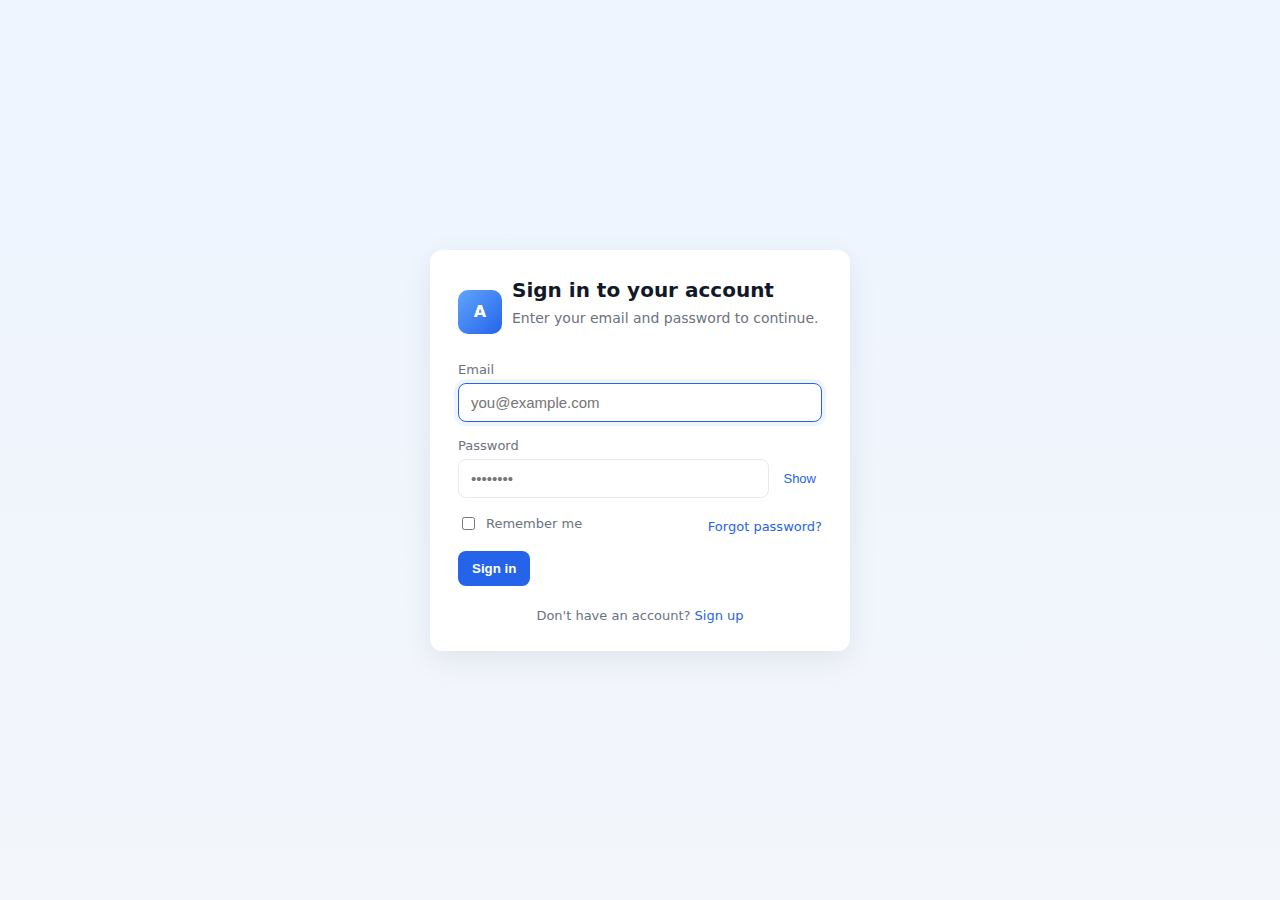
<file: x.html>
<!doctype html>
<html lang="en">
<head>
    <meta charset="utf-8" />
    <meta name="viewport" content="width=device-width,initial-scale=1" />
    <title>Login — My App</title>
    <style>
        :root{
            --bg:#f3f6fb; --card:#fff; --accent:#2563eb; --muted:#6b7280; --err:#dc2626;
        }
        *{box-sizing:border-box}
        body{
            margin:0; min-height:100vh; display:grid; place-items:center;
            font-family:system-ui,-apple-system,Segoe UI,Roboto,"Helvetica Neue",Arial;
            background:linear-gradient(180deg,#eef5ff 0%,var(--bg) 100%);
            color:#111827;
        }
        .container{
            width:100%; max-width:420px; padding:28px; background:var(--card);
            border-radius:12px; box-shadow:0 8px 30px rgba(16,24,40,0.08);
        }
        h1{margin:0 0 8px; font-size:20px}
        p.lead{margin:0 0 20px; color:var(--muted); font-size:14px}
        form{display:grid; gap:12px;}
        label{font-size:13px; color:var(--muted); display:block; margin-bottom:6px}
        input[type="email"],
        input[type="password"]{
            width:100%; padding:10px 12px; border:1px solid #e6e9ef; border-radius:8px;
            background:#fff; font-size:15px; outline:none;
        }
        input:focus{box-shadow:0 0 0 4px rgba(37,99,235,0.08); border-color:var(--accent)}
        .row{display:flex; align-items:center; justify-content:space-between;}
        .controls{display:flex; gap:12px; align-items:center;}
        .checkbox{display:inline-flex; align-items:center; gap:8px; font-size:13px; color:var(--muted)}
        .btn{
            display:inline-block; padding:10px 14px; border-radius:8px; background:var(--accent);
            color:#fff; border:0; font-weight:600; cursor:pointer;
        }
        .btn.secondary{background:#fff; border:1px solid #e6e9ef; color:#111827}
        .error{color:var(--err); font-size:13px; margin-top:4px}
        .note{font-size:13px; color:var(--muted); margin-top:10px; text-align:center}
        .pw-toggle{font-size:13px; background:none;border:0;color:var(--accent);cursor:pointer;padding:6px}
        .brand{display:flex; gap:10px; align-items:center; margin-bottom:16px}
        .logo{width:44px;height:44px;border-radius:10px;background:linear-gradient(135deg,#60a5fa,#2563eb);display:grid;place-items:center;color:white;font-weight:700}
        @media (max-width:420px){ .container{padding:20px; margin:12px} }
    </style>
</head>
<body>
    <main class="container" role="main">
        <div class="brand">
            <div class="logo">A</div>
            <div>
                <h1>Sign in to your account</h1>
                <p class="lead">Enter your email and password to continue.</p>
            </div>
        </div>

        <form id="loginForm" autocomplete="on" novalidate>
            <div>
                <label for="email">Email</label>
                <input id="email" name="email" type="email" required autocomplete="email" placeholder="you@example.com" autofocus>
                <div id="emailError" class="error" aria-live="polite"></div>
            </div>

            <div>
                <label for="password">Password</label>
                <div style="display:flex;gap:8px">
                    <input id="password" name="password" type="password" required autocomplete="current-password" placeholder="••••••••" style="flex:1">
                    <button type="button" class="pw-toggle" id="pwToggle" aria-pressed="false" title="Show password">Show</button>
                </div>
                <div id="passwordError" class="error" aria-live="polite"></div>
            </div>

            <div class="row">
                <label class="checkbox"><input id="remember" name="remember" type="checkbox"> Remember me</label>
                <a href="#" style="font-size:13px;color:var(--accent);text-decoration:none">Forgot password?</a>
            </div>

            <div>
                <button id="submitBtn" class="btn" type="submit">Sign in</button>
            </div>

            <div class="note">Don't have an account? <a href="#" style="color:var(--accent);text-decoration:none">Sign up</a></div>
            <div id="formMessage" class="error" aria-live="polite" style="display:none"></div>
        </form>
    </main>

    <script>
        // Minimal client-side validation and UI handling (no real authentication).
        (function(){
            const form = document.getElementById('loginForm');
            const email = document.getElementById('email');
            const password = document.getElementById('password');
            const emailError = document.getElementById('emailError');
            const passwordError = document.getElementById('passwordError');
            const formMessage = document.getElementById('formMessage');
            const pwToggle = document.getElementById('pwToggle');

            pwToggle.addEventListener('click', () => {
                const isHidden = password.type === 'password';
                password.type = isHidden ? 'text' : 'password';
                pwToggle.textContent = isHidden ? 'Hide' : 'Show';
                pwToggle.setAttribute('aria-pressed', String(isHidden));
            });

            function clearErrors(){
                emailError.textContent = '';
                passwordError.textContent = '';
                formMessage.style.display = 'none';
                formMessage.textContent = '';
            }

            function validate(){
                let ok = true;
                clearErrors();
                if (!email.value.trim()){
                    emailError.textContent = 'Email is required.';
                    ok = false;
                } else if (!/^\S+@\S+\.\S+$/.test(email.value)){
                    emailError.textContent = 'Enter a valid email address.';
                    ok = false;
                }
                if (!password.value){
                    passwordError.textContent = 'Password is required.';
                    ok = false;
                } else if (password.value.length < 8){
                    passwordError.textContent = 'Password must be at least 8 characters.';
                    ok = false;
                }
                return ok;
            }

            form.addEventListener('submit', (e) => {
                e.preventDefault();
                if (!validate()) return;

                // Example: replace with real server-side authentication.
                // Do NOT store passwords in localStorage/sessionStorage in production.
                formMessage.style.display = 'block';
                formMessage.style.color = 'var(--muted)';
                formMessage.textContent = 'Signing in…';

                // Simulate network call
                setTimeout(() => {
                    // Demo success — navigate or update UI in real app.
                    formMessage.style.color = 'green';
                    formMessage.textContent = 'Signed in successfully (demo).';
                    form.reset();
                    pwToggle.textContent = 'Show';
                    password.type = 'password';
                }, 900);
            });
        })();
    </script>
</body>
</html>
</file>
